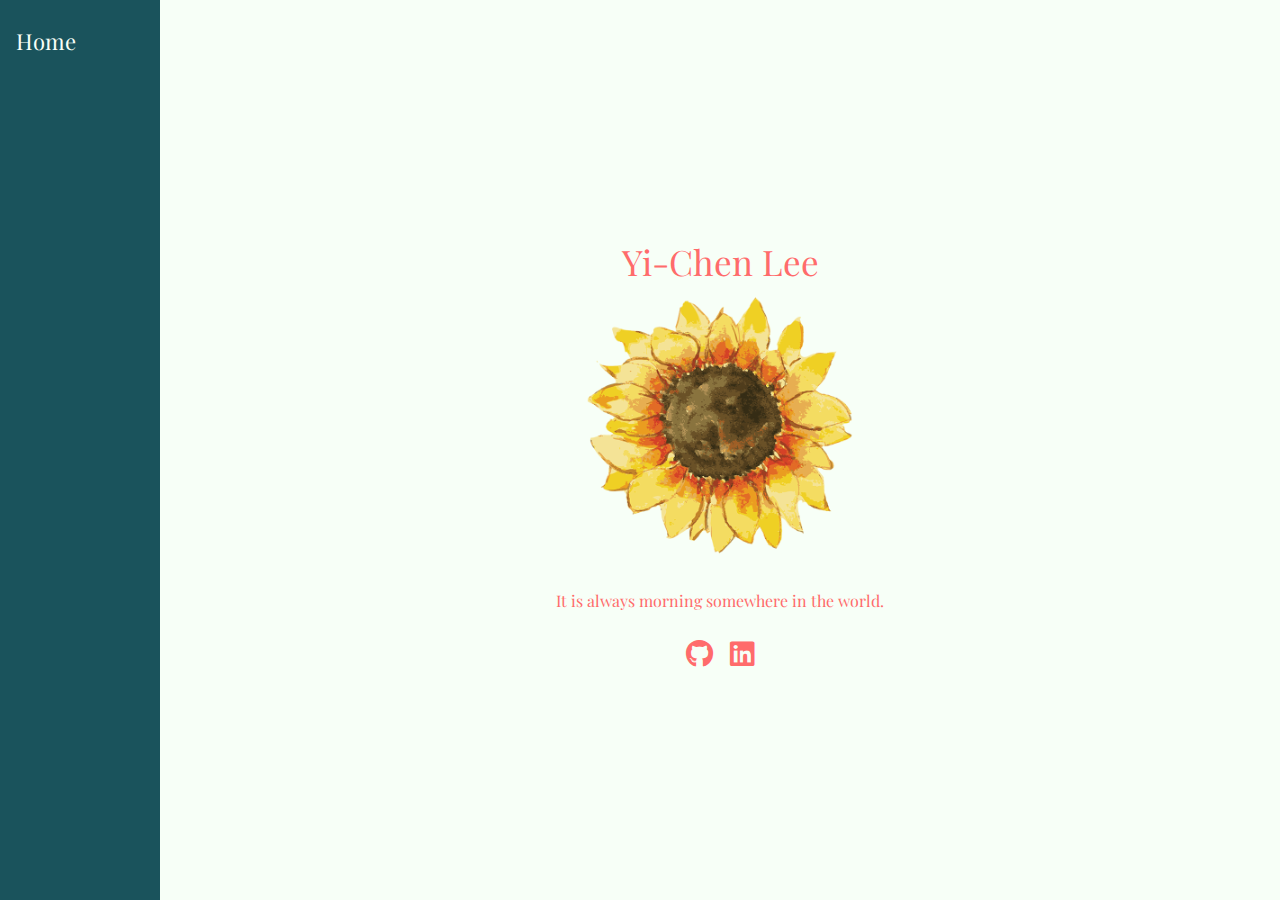
<file: index.html>
<html>
  <head>
    <!-- 外部引用 -->
    <!-- 引用jQuery -->
    <script src="http://ajax.googleapis.com/ajax/libs/jquery/2.2.2/jquery.min.js"></script>
    <!-- 引用外部css -->
    <link rel="stylesheet" type="text/css" href="css/index.css" />
    <!-- 引用外部js -->
    <script type="text/javascript" src="js/index.js"></script>
    <title>Yi-Chen Lee</title>
    <!-- 在針對要實作 RWD 的網頁中，HTML 的 head 部分必須設定 viewport -->
    <meta name="viewport" content="width=device-width, initial-scale=1" />
    <!-- 內部使用js -->

    <link
      href="https://use.fontawesome.com/releases/v5.0.1/css/all.css"
      rel="stylesheet"
    />
  </head>

  <body>
    <!-- Side navigation -->
    <section class="sidenav">
      <a href="index.html" target="" title="Home">Home</a>
      <!-- <a href="#aboutMe" target="" title="About Me">About Me</a>
      <a href="#sideProjects" target="" title="Side Projects">Side Projects</a>
      <a href="" target="_blank" title="yichenlee's CV">About Me</a> -->
    </section>

    <!-- Page content -->
    <section class="main">
      <!-- about me -->
      <div id="aboutMe" class="mainBlock">
        <div class="center">
          <div class="text_center singleLineRegion">
            <p class="title">Yi-Chen Lee</p>
          </div>
          <div class="logo">
            <img
              src="asset/img/mshimawari_logo.png"
              alt="mshimawari_logo"
              class="img_hover"
            />
            <div class="hoveredText_logo">Hello╰(*°▽°*)╯</div>
          </div>
          <div class="context-text">
            It is always morning somewhere in the world.
          </div>
          <div class="social_icons text_center singleLineRegion">
            <a
              href="https://github.com/mshmwr"
              alt="mshimawari_github"
              class="social_icons__icon"
            >
              <i class="fab fa-github fa-2x"></i>
            </a>
            <a
              href="https://www.linkedin.com/in/yichenlee-career/"
              alt="himawari_linkedIn"
              class="social_icons__icon"
            >
              <i class="fab fa-linkedin fa-2x"></i>
            </a>
          </div>
        </div>
      </div>

      <!-- <div id="sideProjects" class="mainBlock">
        <div class="text_left blockTitle">Side Projects</div>
        <div class="row text-center">
          <div class="col-md projectArea">
            <p class="projectArea__projectTitle">Reserve Your Singing Day</p>
            <div class="projectArea__screenshot">
              <img
                src="asset/img/screenshot_sideProject/03-reservation-homepage.png"
                alt="project_button_01_split"
                class="img_hover"
              />
              <div class="hoveredText_screenshot">
                <a
                  href="https://github.com/mshmwr/reservation-system-with-db#readme"
                  target="_blank"
                  title="View Reserve Your Singing Day"
                  class="hoveredFont_screenshot"
                  >View this project
                </a>
              </div>
            </div>
          </div>
          <div class="col-md projectArea">
            <p class="projectArea__projectTitle">Taipei-Day</p>
            <div class="projectArea__screenshot">
              <img
                src="asset/img/screenshot_sideProject/02-taipei-day-homepage.png"
                alt="project_button_01_split"
                class="img_hover"
              />
              <div class="hoveredText_screenshot">
                <a
                  href="https://github.com/mshmwr/taipei-day-trip-website#readme"
                  target="_blank"
                  title="View Taipei-Day"
                  class="hoveredFont_screenshot"
                  >View this project
                </a>
              </div>
            </div>
          </div>
          <div class="col-md projectArea">
            <p class="projectArea__projectTitle">Have Your Own Penguin</p>
            <div class="projectArea__screenshot">
              <img
                src="asset/img/screenshot_sideProject/04-Have-Your-Own-Penguin.png"
                alt="project_button_01_split"
                class="img_hover"
              />
              <div class="hoveredText_screenshot">
                <a
                  href="https://codepen.io/mshmwr/pen/PobwbEq"
                  target="_blank"
                  title="View Split Bilingual Reading Passages"
                  class="hoveredFont_screenshot"
                  >View this project
                </a>
              </div>
            </div>
          </div>
          <div class="col-md projectArea">
            <p class="projectArea__projectTitle">Weather forecast website</p>
            <div class="projectArea__screenshot">
              <img
                src="asset/img/screenshot_sideProject/05-weather-forecast-website.png"
                alt="project_button_01_split"
                class="img_hover"
              />
              <div class="hoveredText_screenshot">
                <a
                  href="https://songlin1026.github.io/team-weather/"
                  target="_blank"
                  title="View Weather forecast website"
                  class="hoveredFont_screenshot"
                  >View this project
                </a>
              </div>
            </div>
          </div>
          <div class="col-md projectArea">
            <p class="projectArea__projectTitle">Let's Translation</p>
            <div class="projectArea__screenshot">
              <img
                src="asset/img/screenshot_sideProject/06-Let's translation.png"
                alt="project_button_01_split"
                class="img_hover"
              />
              <div class="hoveredText_screenshot">
                <a
                  href="https://github.com/mshmwr/Let-s-translation#readme"
                  target="_blank"
                  title="View Split Bilingual Reading Passages"
                  class="hoveredFont_screenshot"
                  >View this project
                </a>
              </div>
            </div>
          </div>
          <div class="col-md projectArea">
            <p class="projectArea__projectTitle">
              Split Bilingual Reading Passages
            </p>
            <div class="projectArea__screenshot">
              <img
                src="asset/img/screenshot_sideProject/01_split.png"
                alt="project_button_01_split"
                class="img_hover"
              />
              <div class="hoveredText_screenshot">
                <a
                  href="side_projects/Split_Bilingual_Reading_Passages"
                  target="_blank"
                  title="View Split Bilingual Reading Passages"
                  class="hoveredFont_screenshot"
                  >View this project
                </a>
              </div>
            </div>
          </div>
        </div>

      </div> -->
    </section>
  </body>
</html>
</file>
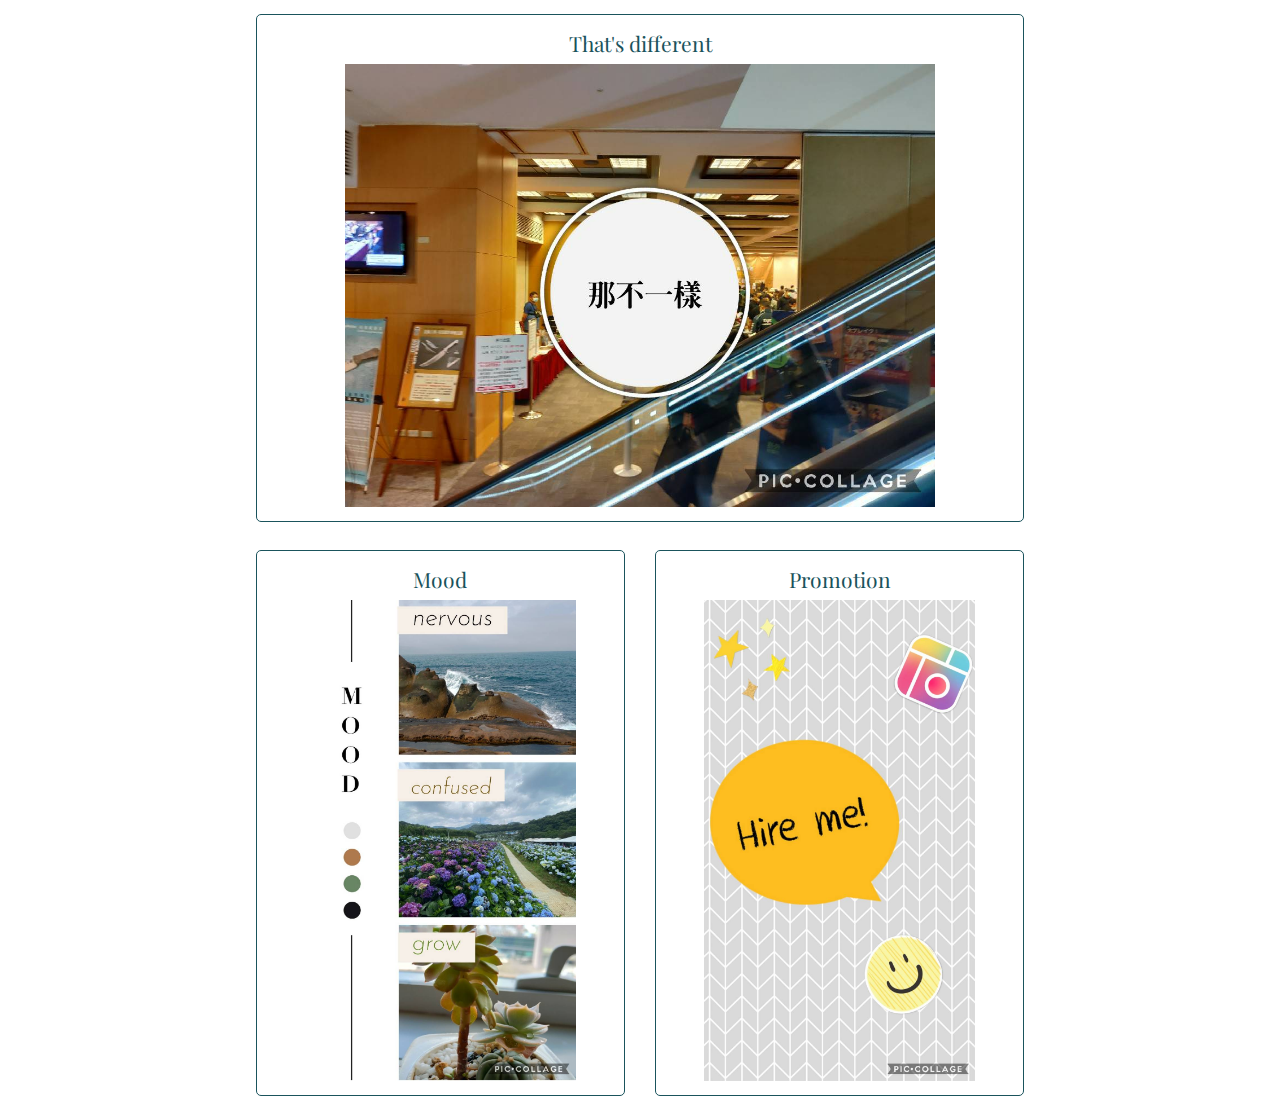
<file: PicCollage/index.html>
<html>
  <head>
    <link rel="stylesheet" type="text/css" href="css/picCollage.css" />
    <link rel="stylesheet" type="text/css" href="../css/index.css" />
  </head>

  <body>
    <div class="creactions">
      <div class="creation">
        <div class="creation--horizental">
          <div class="creation__title">That's different</div>
          <div class="creation__item">
            <img
              src="img/picCollage-That's-different.jpg"
              alt="That's-different"
              class="creation__item__img"
            />
          </div>
        </div>
      </div>
      <div class="creation">
        <div class="creation--vertical">
          <div class="creation__title">Mood</div>
          <div class="creation__item">
            <img
              src="img/picCollage-mood.jpg"
              alt="That's-different"
              class="creation__item__img"
            />
          </div>
        </div>
        <div class="creation--vertical">
          <div class="creation__title">Promotion</div>
          <div class="creation__item">
            <img
              src="img/picCollage-promotion.jpg"
              alt="That's-different"
              class="creation__item__img"
            />
          </div>
        </div>
      </div>
    </div>
  </body>
</html>
</file>
<file: css/index.css>
@import url("https://fonts.googleapis.com/css2?family=Playfair+Display&display=swap");
:root {
  --pink: #ff8080;
  --red: #ff6b6b;
  --orange: #ff6b6b;
  --yellow: #ffe66d;
  --light-green: #f7fff7;
  --mint-green: #e0f1e1;
  --grass-green: #56b653;
  --dark-green: #1a535c;
  --deep-green: #093514;
  --white: #ffffff;
}

/* =============== base settings ============= */
/* remove the blank*/
body {
  margin: 0;
  padding: 0;
}

/* prevent the layout from being messy*/
html,
body,
header,
section,
div {
  position: relative;
}

* {
  box-sizing: border-box;
  font-family: "Playfair Display", serif;
}

html {
  font-size: 14px;
  font-family: "Playfair Display", serif;
}

/* =============== visual design settings ============= */
#aboutMe {
  overflow: hidden;
  height: 100vh;
}

#sideProjects {
  padding: 1em;
}
#contact {
  background-color: var(--pink);
  padding: 0 1em;
}

.mainBlock {
  background-color: var(--light-green);
}

.title {
  color: var(--red);
  font-size: 2.5rem;
}
.blockTitle {
  color: var(--dark-green);
  font-size: 1.5rem;
}

.context-text {
  color: var(--red);
  font-size: 16px;
  margin: 2rem auto;
  width: 80%;
  text-align: center;
}
.center {
  top: 50%;
  transform: translateY(-50%);
}

p {
  /*修改p預設的值(1em)為0em*/
  margin-block-start: 0em;
  margin-block-end: 0em;
}
.singleLineRegion {
  margin: 10px auto;
  height: 40px;
  line-height: 40px;
}

.col-md {
  background-color: var(--mint-green);
  min-height: 10px;
}

.projectArea {
  border-radius: 10px;
  overflow: hidden;
  max-height: 18rem;
}

a {
  color: inherit;
  text-decoration: none;
  cursor: pointer;
  outline: 0;
}

/* font setting*/
.projectArea__projectTitle {
  font-weight: 700;
  letter-spacing: 2px;
  font-size: 24px;
  display: inline-block;
  background-color: var(--grass-green);
  border-radius: 30px;
  padding: 10px 20px;
  margin: 1rem auto;
  width: 100%;
}

.hoveredFont_screenshot {
  font-weight: 700;
  height: 40%;
  width: 100%;
  letter-spacing: 2px;
  font-size: 12px;
  display: inline-block;
  background-color: var(--white);
}

/* img */
img {
  vertical-align: middle;
}

/* div */

/* text */
.text-center {
  text-align: center;
  word-wrap: break-word;
}
/* =============== RWD settings ============= */
/* RWD */
.row {
  display: flex; /*使用flexbox*/
  flex-wrap: wrap; /*超出範圍時是否換行的屬性*/
  justify-content: center; /*物件顯示置中*/
}

@media (max-width: 768px) {
  .col-sm,
  .col-md {
    padding-right: 15px;
    padding-left: 15px;
    margin: 0.5em auto;
    width: 90%;
    /* min-height: 1px; */
    /* flex-basis: calc(-30px + 100% * 6 * 1 / 12); */
    /* background-color: rgb(183, 240, 197); */
  }
}

@media (min-width: 768px) {
  .col-sm,
  .col-md {
    padding-right: 15px;
    padding-left: 15px;
    margin: 0.5em auto;
    /* flex: 1; 填滿剩餘空間*/
    width: 90%; /*使用固定寬度*/
    /* min-height: 1px; */
  }
}
@media (min-width: 991px) {
  .col-sm,
  .col-md {
    padding-right: 15px;
    padding-left: 15px;
    /* margin: 0.5em auto; */
    /* flex: 1; 填滿剩餘空間*/
    width: 40%; /*使用固定寬度*/
    /* min-height: 1px; */
  }
}

/* =============== sidebar settings ============= */

/* The sidebar menu */
.sidenav {
  height: 100%; /* Full-height: remove this if you want "auto" height */
  width: 160px; /* Set the width of the sidebar */
  position: fixed; /* Fixed Sidebar (stay in place on scroll) */
  z-index: 1; /* Stay on top */
  top: 0; /* Stay at the top */
  left: 0;
  background-color: var(--dark-green);
  overflow-x: hidden; /* Disable horizontal scroll */
  padding-top: 20px;
}

/* The navigation menu links */
.sidenav a {
  padding: 6px 8px 6px 16px;
  text-decoration: none;
  font-size: 22px;
  color: var(--light-green);
  display: block;
}

/* When you mouse over the navigation links, change their color */
.sidenav a:hover {
  color: var(--yellow);
}

/* Style page content */
.main {
  margin-left: 160px; /* Same as the width of the sidebar */
}
.text_center {
  text-align: center;
}
.text_left {
  text-align: left; /*j物件顯示置中*/
}
.social_icons {
  color: var(--orange);
}

.social_icons__icon {
  margin: 0.5rem;
}
/* On smaller screens, where height is less than 450px, change the style of the sidebar (less padding and a smaller font size) */
/* in descending order */
@media screen and (max-height: 450px) {
  .sidenav {
    padding-top: 15px;
  }
  .sidenav a {
    font-size: 18px;
  }
}

@media screen and (max-width: 850px) {
  .sidenav {
    padding-top: 15px;
  }
  .sidenav a {
    font-size: 18px;
  }
  .projectArea__projectTitle {
    font-size: 20px;
  }
}

@media screen and (max-width: 460px) {
  .sidenav {
    padding-top: 15px;
  }
  .sidenav a {
    font-size: 18px;
  }
  .projectArea__projectTitle {
    font-size: 12px;
  }
}
/* =============== effect settings ============= */
/* Image Overlay Fade */
.logo {
  width: 270px;
  margin: 0em auto; /*調整logo圖片所在位置的整體大小*/
  text-align: center; /*圖片在div中水平置中*/
}

/* resize images */
.projectArea__screenshot {
  width: 100%;
  margin: auto;
}
.projectArea__screenshot img {
  width: 100%;
  height: auto;
}

/* setting */
.img_hover {
  display: block;
  width: 100%;
  height: auto;
}

.logo:hover .hoveredText_logo,
.projectArea__screenshot:hover .hoveredText_screenshot {
  opacity: 0.6;
}
.logo:hover .img_hover,
.projectArea__screenshot:hover .img_hover {
  opacity: 1;
}

.hoveredText_logo {
  position: absolute;
  top: 0;
  bottom: 0;
  left: 0;
  right: 0;
  height: 100%;
  width: 100%; /*有設定才會根據div的大小做百分比調整，沒設定則是使用原圖片寬度*/
  opacity: 0; /*title文字框的透明度*/
  transition: 0.5s ease;
  background-color: var(--white);
  line-height: 270px; /* The same as your div height: 因為是跟著圖片的，所以 height = width = 270px*/
}
.hoveredText_screenshot {
  position: absolute;
  top: 0;
  bottom: 0;
  left: 0;
  right: 0;
  height: 100%;
  width: 100%; /*有設定才會根據div的大小做百分比調整，沒設定則是使用原圖片寬度*/
  opacity: 0; /*title文字框的透明度*/
  transition: 0.5s ease;
  line-height: 120px; /* 文字置中:The same as your div height: 因為是跟著圖片的，所以 height = 120px*/
}

.hoveredText_screenshot a:hover {
  color: var(--deep-green);
}
</file>
<file: PicCollage/css/picCollage.css>
.creactions {
  display: flex;
  width: 100%;
  flex-wrap: wrap;
}
.creation {
  display: flex;
  flex-direction: row;
  margin: 1rem 20%;
  justify-content: space-between;
}
.creation--horizental {
  display: flex;
  flex-direction: column;
  align-items: center;
  padding: 1rem;
  border: 1px solid var(--dark-green);
  border-radius: 5px;
}

.creation--vertical {
  display: flex;
  flex-direction: column;
  width: 48%;
  border: 1px solid var(--dark-green);
  border-radius: 5px;
  padding: 1rem;
  align-items: center;
}

.creation__title {
  color: var(--dark-green);
  font-size: 1.5rem;
  margin-bottom: 0.5rem;
}

.creation__item {
  width: 80%;
}

.creation__item__img {
  width: 100%;
  /* height: 100%; */
  /* margin: 0.5rem auto; */
  background-color: tomato;
}

@media screen and (max-width: 1000px) {
}
@media screen and (max-width: 768px) {
  .creation {
    margin: 1rem 10%;
    flex-wrap: wrap;
  }
  .creation--vertical {
    flex-direction: column;
    width: 100%;
    margin-bottom: 2rem;
  }
  .creation--vertical:last-child {
    margin-bottom: 0;
  }
}
</file>
